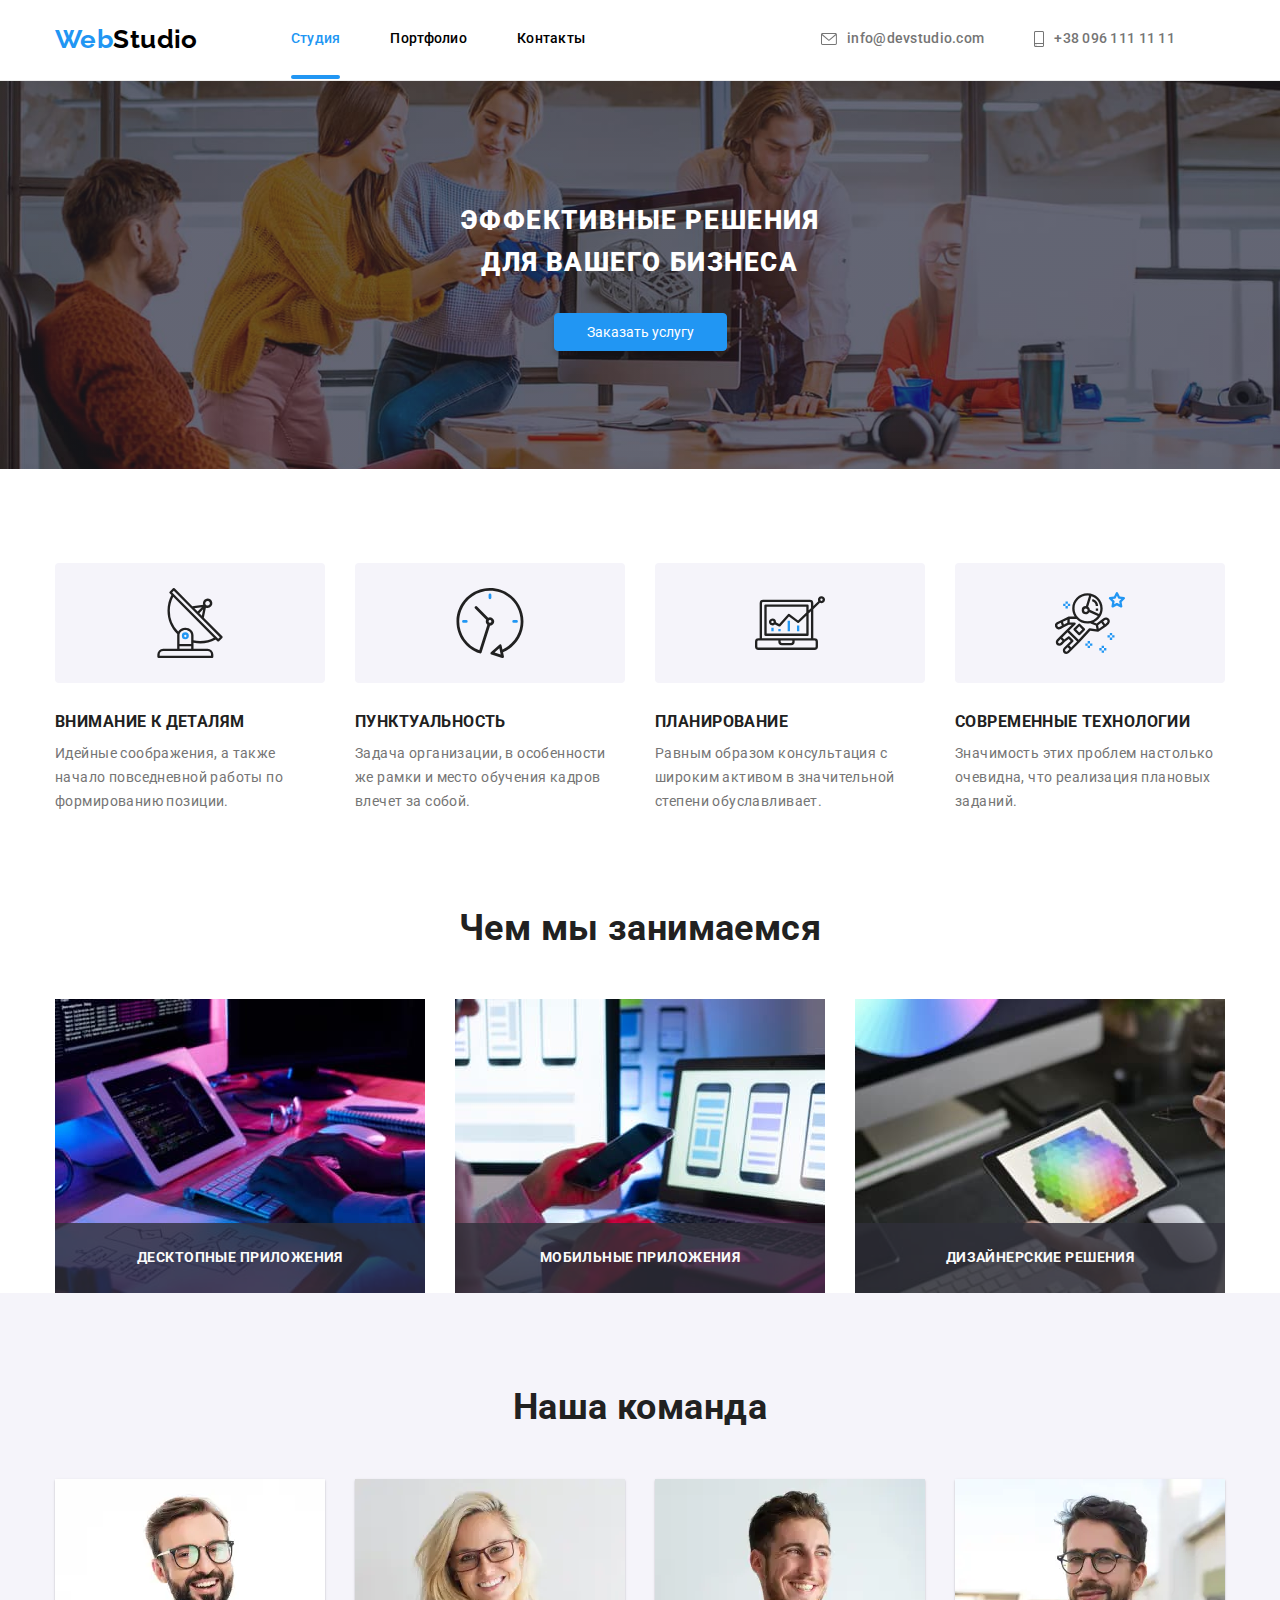
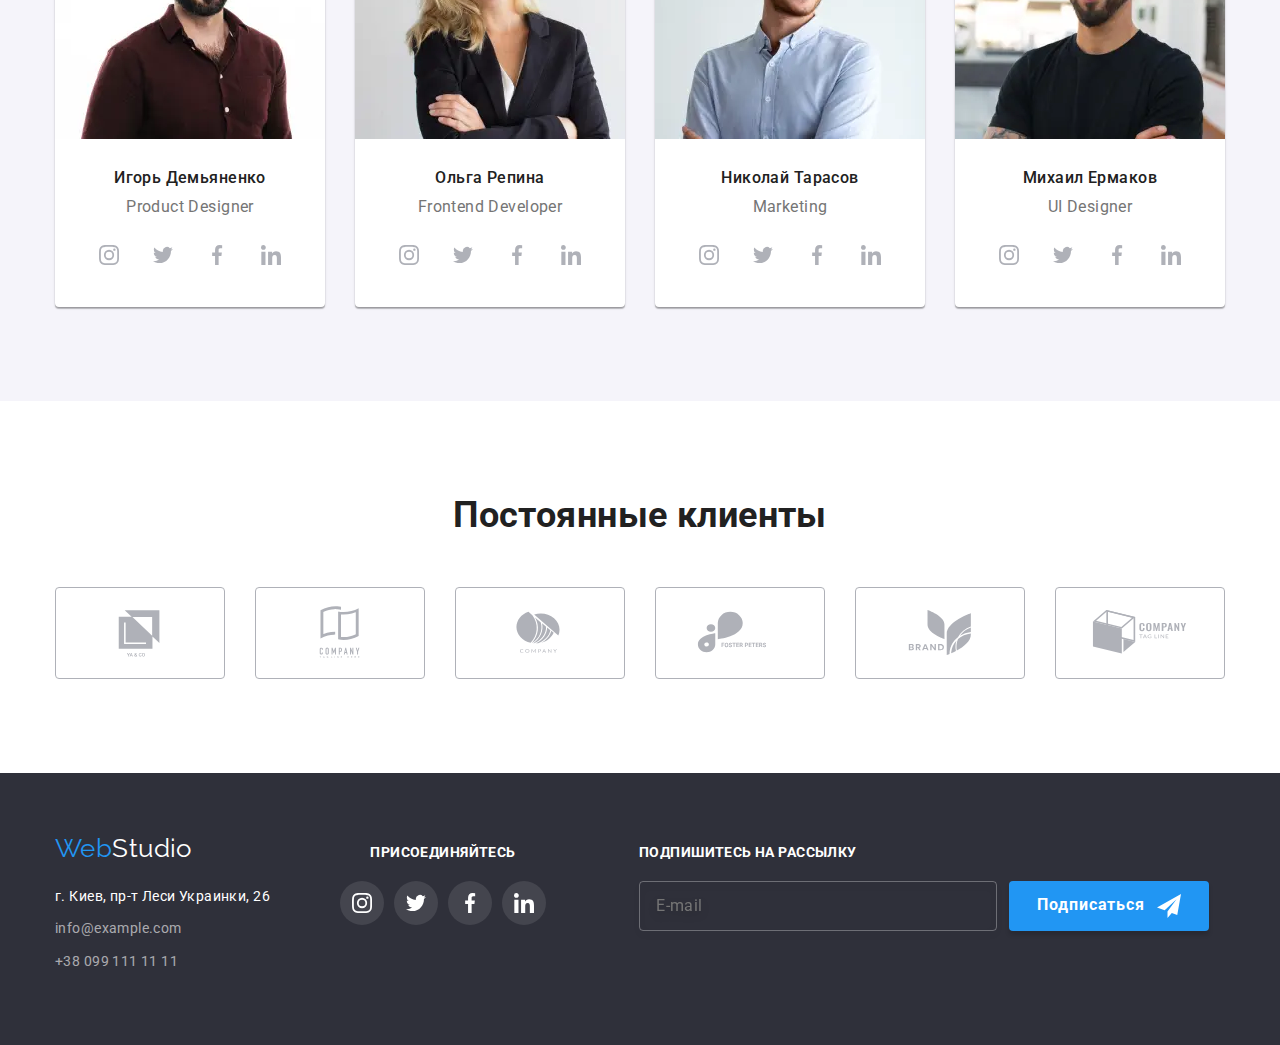
<file: index.html>
<!DOCTYPE html>
<html lang="ru">
    <head>
        <meta charset="UTF-8">
        <meta http-equiv="X-UA-Compatible" content="IE=edge">
        <meta name="viewport" content="width=device-width, initial-scale=1.0">
        <title>Studio</title>
        <link href="https://fonts.googleapis.com/css2?family=Raleway:wght@700&family=Roboto:wght@400;500;700;900&display=swap"
            rel="stylesheet">
            <link rel="stylesheet" href="https://cdnjs.cloudflare.com/ajax/libs/modern-normalize/1.1.0/modern-normalize.min.css">
            <link rel="stylesheet" href="./css/main.min.css">
                 
    </head>
    
    <body>
<!--HEADER-->
        <header class="head">
            <div class="container head__container">
                <nav class="head__nav">
                    <a class="logo logo_head link" href="./index.html"><span class="logo_left">Web</span>Studio</a>
                    <ul class="menu list">
                        <li class="menu__item">
                            <a class="menu__link link current" href="./index.html">Студия</a>
                        </li>
                        <li class="menu__item">
                            <a class="menu__link link" href="./portfolio.html">Портфолио</a>
                        </li>
                        <li class="menu__item">
                            <a class="menu__link link" href="">Контакты</a>
                        </li>
                    </ul>
                </nav>
                <button type="button" class="head__mob-menu-btn" data-menu-button>
                    <svg class="head__mob-menu-icon">
                        <use href="./images/mobile.svg#icon-menu"></use>
                    </svg>
                </button>
                <ul class="menu-contact list">
                    <li class="menu-contact__item">
                        <a class="menu-contact__link mail link" href="mailto:info@devstudio.com">
                            <svg class="menu-contact__icon_mail">
                                <use href="./images/sprite.svg#envelope"></use>
                            </svg>
                            info@devstudio.com</a>
                    </li>
                    <li class="menu-contact__item">
                        <a class="menu-contact__link tel link" href="tel:+380961111111">
                            <svg class="menu-contact__icon_tel">
                                <use href="./images/sprite.svg#smartphone"></use>
                            </svg>
                            +38 096 111 11 11</a>
                    </li>
                </ul>
            </div>
            <div class="mob-menu" data-menu>
                <div class="mob-menu__container container">
                    <button class="mob-menu__close-btn" data-menu-close>
                        <svg class="mob-menu__close-btn-icon" width="40" height="40">
                            <use href="./images/mobile.svg#icon-cross"></use>
                        </svg>
                    </button>
                    <div class="mob-menu__list-container">
                        <div class="mob-menu__nav-container">
                            <ul class="mob-menu__nav list">
                                <li class="mob-menu__item"><a href="./index.html" class="mob-menu__link link current">Студия</a>
                                </li>
                                <li class="mob-menu__item"><a href="./portfolio.html" class="mob-menu__link link">Портфолио</a>
                                </li>
                                <li class="mob-menu__item"><a href="" class="mob-menu__link link">Контакты</a></li>
                            </ul>
                        </div>
                        <div class="mob-menu__contact-container">
                            <ul class="mob-menu__contact list">
                                <li class="mob-menu__contact-item"><a href="tel:+380961111111"
                                        class="mob-menu__contact-link tel-link link">
                                        +38 096 111 11 11</a></li>
                                <li class="mob-menu__contact-item"><a href="mailto:info@devstudio.com"
                                        class="mob-menu__contact-link mail-link link">
                                        info@devstudio.com</a></li>
                            </ul>
                            <ul class="mob-menu__social list">
                                <li class="mob-menu__social-item"><a href="" class="mob-menu__social-link link">Instagram</a>
                                </li>
                                <li class="mob-menu__social-item"><a href="" class="mob-menu__social-link link">Twitter</a></li>
                                <li class="mob-menu__social-item"><a href="" class="mob-menu__social-link link">Facebook</a>
                                </li>
                                <li class="mob-menu__social-item"><a href="" class="mob-menu__social-link link">LinkedIn</a>
                                </li>
                            </ul>
                        </div>
                    </div>
        
                </div>
            </div>
        </header>

       
<!--MAIN IMAGE-->
        <main>
                            <section class="hero">
                                <div class="hero__box container">
                                    <h1 class="hero__title">Эффективные решения для вашего бизнеса</h1>
                                    <button type="button" class="hero__button" data-modal-open>Заказать услугу</button>
                                </div>
                                
                                
                            </section>

                            
<!--OUR ADVANTAGES-->
                    <section class="section">
                        <div class="container">
                            <ul class="features">
                                <li class="features__item">
                                    <div class="features__icon-box">
                                        <svg class="features__icon">
                                            <use href="./images/sprite.svg#antenna"></use>
                                        </svg>
                                    </div>
                                    <h3 class="features__title">Внимание к деталям</h3>
                                    <p class="features__text">Идейные соображения, а также начало повседневной работы по формированию позиции.</p>
                                </li>
                                <li class="features__item">
                                    <div class="features__icon-box">
                                        <svg class="features__icon">
                                            <use href="./images/sprite.svg#clock"></use>
                                        </svg>
                                    </div>
                                    <h3 class="features__title">Пунктуальность</h3>
                                    <p class="features__text">Задача организации, в особенности же рамки и место обучения кадров влечет за собой.</p>
                                </li>
                                <li class="features__item">
                                    <div class="features__icon-box">
                                        <svg class="features__icon">
                                            <use href="./images/sprite.svg#diagram"></use>
                                        </svg>
                                    </div>
                                    <h3 class="features__title">Планирование</h3>
                                    <p class="features__text">Равным образом консультация с широким активом в значительной степени обуславливает.</p>
                                </li>
                                <li class="features__item">
                                    <div class="features__icon-box">
                                        <svg class="features__icon">
                                            <use href="./images/sprite.svg#astronaut"></use>
                                        </svg>
                                    </div>
                                    <h3 class="features__title">Современные технологии</h3>
                                    <p class="features__text">Значимость этих проблем настолько очевидна, что реализация плановых заданий.</p>
                                </li>
                            </ul>
                        </div>
                    </section>
<!--WHAT ARE WE DOING-->
                    <section class="section section--no-padding-top">
                        <div class="container">
                            <h2 class="section__title">Чем мы занимаемся</h2>
                            <ul class="works">
                                <li class="works__item">
                                    <div class="works__position">
                                    <img class="works__img" src="./images/img1.jpg" alt="Человек печатает на клавиатуре и смотрит в планшет" width="370">
                                    
                                        <p class="works__text">Десктопные приложения</p>
                                    </div>
                                </li>
                                <li class="works__item">
                                    <div class="works__position">
                                    <img class="works__img" src="./images/img2.jpg" alt="Девушка держит в руке смартфон и печатает на ноутбуке" width="370">
                                    <p class="works__text">Мобильные приложения</p>
                                    </div>
                                    
                                </li>
                                <li class="works__item">
                                    <div class="works__position">
                                        <img class="works__img" src="./images/img3.jpg" alt="Девушка рисует на планшете" width="370">
                                        <p class="works__text">Дизайнерские решения</p>
                                    </div>
                                </li>
                            </ul>
                        </div>
                    </section>
<!--DESCRIPTION OF OUR TEAM-->
                    <section class="section section--background">
                        <div class="container">
                            <h2 class="section__title">Наша команда</h2>
                            <ul class="team">
                                <li class="team__item">
                                    <picture class="picture">
                                        <source srcset='./images/ourcomand/demyanenko-desk.webp 1x, ./images/ourcomand/demyanenko-desk@2x.webp 2x'
                                            media="(min-width: 1200px)" type="image/webp">
                                        <source srcset='./images/ourcomand/demyanenko-desk.jpg 1x, ./images/ourcomand/demyanenko-desk@2x.jpg 2x'
                                            media="(min-width: 1200px)">
                                        <source srcset='./images/ourcomand/demyanenko-tabl.webp 1x, ./images/ourcomand/demyanenko-tabl@2x.webp 2x'
                                            media="(min-width: 768px)" type="image/webp">
                                        <source srcset='./images/ourcomand/demyanenko-tabl.jpg 1x, ./images/ourcomand/demyanenko-tabl@2x.jpg 2x'
                                            media="(min-width: 768px)">
                                        <source srcset='./images/ourcomand/demyanenko-mob.webp 1x, ./images/ourcomand/demyanenko-mob@2x.webp 2x'
                                            media="(max-width: 767px)" type="image/webp">
                                        <source srcset='./images/ourcomand/demyanenko-mob.jpg 1x, ./images/ourcomand/demyanenko-mob@2x.jpg 2x'
                                            media="(max-width: 767px)">
                                        <img class="team__img" src="./images/ourcomand/demyanenko-mob.jpg" alt="Игорь Демьяненко">
                                    </picture>
                                    <div class="team__box">
                                        <h3 class="team__title">Игорь Демьяненко</h3>
                                        <p class="team__text">Product Designer</p>
                                        <ul class="social">
                                            <li class="social__item">
                                            <a href="#" class="social__link">
                                            <svg class="social__icon" width="20" height="20">
                                                <use href="./images/sprite.svg#icon-instagram"></use>
                                            </svg>
                                            </a>
                                            </li>
                                            <li class="social__item">
                                                <a href="#" class="social__link">
                                                    <svg class="social__icon" width="20" height="20">
                                                        <use href="./images/sprite.svg#icon-twitter"></use>
                                                    </svg>
                                                </a>
                                            </li>
                                            <li class="social__item">
                                                <a href="#" class="social__link">
                                                    <svg class="social__icon" width="20" height="20">
                                                        <use href="./images/sprite.svg#icon-facebook"></use>
                                                    </svg>
                                                </a>
                                            </li>
                                            <li class="social__item">
                                                <a href="#" class="social__link">
                                                    <svg class="social__icon" width="20" height="20">
                                                        <use href="./images/sprite.svg#icon-linkedin"></use>
                                                    </svg>
                                                </a>
                                            </li>
                                        </ul>
                                            
                                        
                                    </div>
                                </li>
                                <li class="team__item">
                                    <picture class="picture">
                                        <source srcset='./images/ourcomand/repina-desk.webp 1x, ./images/ourcomand/repina-desk@2x.webp 2x'
                                            media="(min-width: 1200px)" type="image/webp">
                                        <source srcset='./images/ourcomand/repina-desk.jpg 1x, ./images/ourcomand/repina-desk@2x.jpg 2x'
                                            media="(min-width: 1200px)">
                                    
                                        <source srcset='./images/ourcomand/repina-tabl.webp 1x, ./images/ourcomand/repina-tabl@2x.webp 2x'
                                            media="(min-width: 768px)" type="image/webp">
                                        <source srcset='./images/ourcomand/repina-tabl.jpg 1x, ./images/ourcomand/repina-tabl@2x.jpg 2x'
                                            media="(min-width: 768px)">
                                    
                                        <source srcset='./images/ourcomand/repina-mob.webp 1x, ./images/ourcomand/repina-mob@2x.webp 2x'
                                            media="(max-width: 767px)" type="image/webp">
                                        <source srcset='./images/ourcomand/repina-mob.jpg 1x, ./images/ourcomand/repina-mob@2x.jpg 2x'
                                            media="(max-width: 767px)">
                                        <img class="team__img" src="./images/ourcomand/repina-mob.jpg" alt="Ольга Репина">
                                    </picture>
                                    <div class="team__box">
                                        <h3 class="team__title">Ольга Репина</h3>
                                        <p class="team__text">Frontend Developer</p>
                                        <ul class="social">
                                            <li class="social__item">
                                                <a href="#" class="social__link">
                                                    <svg class="social__icon" width="20" height="20">
                                                        <use href="./images/sprite.svg#icon-instagram"></use>
                                                    </svg>
                                                </a>
                                            </li>
                                            <li class="social__item">
                                                <a href="#" class="social__link">
                                                    <svg class="social__icon" width="20" height="20">
                                                        <use href="./images/sprite.svg#icon-twitter"></use>
                                                    </svg>
                                                </a>
                                            </li>
                                            <li class="social__item">
                                                <a href="#" class="social__link">
                                                    <svg class="social__icon" width="20" height="20">
                                                        <use href="./images/sprite.svg#icon-facebook"></use>
                                                    </svg>
                                                </a>
                                            </li>
                                            <li class="social__item">
                                                <a href="#" class="social__link">
                                                    <svg class="social__icon" width="20" height="20">
                                                        <use href="./images/sprite.svg#icon-linkedin"></use>
                                                    </svg>
                                                </a>
                                            </li>
                                        </ul>
                                    </div>
                                </li>
                                <li class="team__item">
                                    <picture class="picture">
                                        <source srcset='./images/ourcomand/tarasov-desk.webp 1x, ./images/ourcomand/tarasov-desk@2x.webp 2x'
                                            media="(min-width: 1200px)" type="image/webp">
                                        <source srcset='./images/ourcomand/tarasov-desk.jpg 1x, ./images/ourcomand/tarasov-desk@2x.jpg 2x'
                                            media="(min-width: 1200px)">
                                    
                                        <source srcset='./images/ourcomand/tarasov-tabl.webp 1x, ./images/ourcomand/tarasov-tabl@2x.webp 2x'
                                            media="(min-width: 768px)" type="image/webp">
                                        <source srcset='./images/ourcomand/tarasov-tabl.jpg 1x, ./images/ourcomand/tarasov-tabl@2x.jpg 2x'
                                            media="(min-width: 768px)">
                                    
                                        <source srcset='./images/ourcomand/tarasov-mob.webp 1x, ./images/ourcomand/tarasov-mob@2x.webp 2x'
                                            media="(max-width: 767px)" type="image/webp">
                                        <source srcset='./images/ourcomand/tarasov-mob.jpg 1x, ./images/ourcomand/tarasov-mob@2x.jpg 2x'
                                            media="(max-width: 767px)">
                                        <img class="team__img" src="./images/ourcomand/tarasov-mob.jpg" alt="Николай Тарасов">
                                    </picture>
                                    <div class="team__box">
                                        <h3 class="team__title">Николай Тарасов</h3>
                                        <p class="team__text">Marketing</p>
                                        <ul class="social">
                                            <li class="social__item">
                                                <a href="#" class="social__link">
                                                    <svg class="social__icon" width="20" height="20">
                                                        <use href="./images/sprite.svg#icon-instagram"></use>
                                                    </svg>
                                                </a>
                                            </li>
                                            <li class="social__item">
                                                <a href="#" class="social__link">
                                                    <svg class="social__icon" width="20" height="20">
                                                        <use href="./images/sprite.svg#icon-twitter"></use>
                                                    </svg>
                                                </a>
                                            </li>
                                            <li class="social__item">
                                                <a href="#" class="social__link">
                                                    <svg class="social__icon" width="20" height="20">
                                                        <use href="./images/sprite.svg#icon-facebook"></use>
                                                    </svg>
                                                </a>
                                            </li>
                                            <li class="social__item">
                                                <a href="#" class="social__link">
                                                    <svg class="social__icon" width="20" height="20">
                                                        <use href="./images/sprite.svg#icon-linkedin"></use>
                                                    </svg>
                                                </a>
                                            </li>
                                        </ul>
                                    </div>
                                </li>
                                <li class="team__item">
                                <picture class="picture">
                                    <source srcset='./images/ourcomand/ermakov-desk.webp 1x, ./images/ourcomand/ermakov-desk@2x.webp 2x'
                                        media="(min-width: 1200px)" type="image/webp">
                                    <source srcset='./images/ourcomand/ermakov-desk.jpg 1x, ./images/ourcomand/ermakov-desk@2x.jpg 2x'
                                        media="(min-width: 1200px)">
                                
                                    <source srcset='./images/ourcomand/ermakov-tabl.webp 1x, ./images/ourcomand/ermakov-tabl@2x.webp 2x'
                                        media="(min-width: 768px)" type="image/webp">
                                    <source srcset='./images/ourcomand/ermakov-tabl.jpg 1x, ./images/ourcomand/ermakov-tabl@2x.jpg 2x'
                                        media="(min-width: 768px)">
                                
                                    <source srcset='./images/ourcomand/ermakov-mob.webp 1x, ./images/ourcomand/ermakov-mob@2x.webp 2x'
                                        media="(max-width: 767px)" type="image/webp">
                                    <source srcset='./images/ourcomand/ermakov-mob.jpg 1x, ./images/ourcomand/ermakov-mob@2x.jpg 2x'
                                        media="(max-width: 767px)">
                                    <img class="team__img" src="./images/ourcomand/ermakov-mob.jpg" alt="Николай Тарасов">
                                </picture>
                                    <div class="team__box">
                                        <h3 class="team__title">Михаил Ермаков</h3>
                                        <p class="team__text">UI Designer</p>
                                        <ul class="social">
                                            <li class="social__item">
                                                <a href="#" class="social__link">
                                                    <svg class="social__icon" width="20" height="20">
                                                        <use href="./images/sprite.svg#icon-instagram"></use>
                                                    </svg>
                                                </a>
                                            </li>
                                            <li class="social__item">
                                                <a href="#" class="social__link">
                                                    <svg class="social__icon" width="20" height="20">
                                                        <use href="./images/sprite.svg#icon-twitter"></use>
                                                    </svg>
                                                </a>
                                            </li>
                                            <li class="social__item">
                                                <a href="#" class="social__link">
                                                    <svg class="social__icon" width="20" height="20">
                                                        <use href="./images/sprite.svg#icon-facebook"></use>
                                                    </svg>
                                                </a>
                                            </li>
                                            <li class="social__item">
                                                <a href="#" class="social__link">
                                                    <svg class="social__icon" width="20" height="20">
                                                        <use href="./images/sprite.svg#icon-linkedin"></use>
                                                    </svg>
                                                </a>
                                            </li>
                                        </ul>
                                        
                                    </div>
                                </li>
                            </ul>
                        </div>
                    </section>
<!-- REGULAR CUSTOMERS -->
                    <section class="section">
                        <div class="container">
                            <h2 class="section__title">Постоянные клиенты</h2>
                            <ul class="customers">
                                <li class='customers__item'>
                                    <a class="customers__link" href="#" >
                                        <svg class="customers__icon" width="106px" height="60px">
                                            <use href="./images/sprite.svg#icon-Logo1"></use>
                                        </svg>
                                    </a>
                                </li>
                                <li class='customers__item'>
                                    <a class="customers__link" href="#">
                                        <svg class="customers__icon" width="106px" height="60px">
                                            <use href="./images/sprite.svg#icon-Logo2"></use>
                                        </svg>
                                    </a>
                                </li>
                                <li class='customers__item'>
                                    <a class="customers__link" href="#">
                                        <svg class="customers__icon" width="106px" height="60px">
                                            <use href="./images/sprite.svg#icon-Logo3"></use>
                                        </svg>
                                    </a>
                                </li>
                                <li class='customers__item'>
                                    <a class="customers__link" href="#">
                                        <svg class="customers__icon" width="106px" height="60px">
                                            <use href="./images/sprite.svg#icon-Logo4"></use>
                                        </svg>
                                    </a>
                                </li>
                                <li class='customers__item'>
                                    <a class="customers__link" href="#">
                                        <svg class="customers__icon" width="106px" height="60px">
                                            <use href="./images/sprite.svg#icon-Logo5"></use>
                                        </svg>
                                    </a>
                                </li>
                                <li class='customers__item'>
                                    <a class="customers__link" href="#">
                                        <svg class="customers__icon" width="106px" height="60px">
                                            <use href="./images/sprite.svg#icon-Logo6"></use>
                                        </svg>
                                    </a>
                                </li>

                            </ul>
                        </div>
                    </section>

        </main>
<!--FOOTER-->
        <footer class="footer">
            <div class="container footer__container">
                <div class="footer__address">
                    <div class="footer__box">
                        <a href="#" class="footer__logo">Web<span class="footer__logo_studio">Studio</span></a>
                    </div>
                    <address>
                        <ul class="footer__menu">
                            <li class="footer__title">
                                <p class="footer__text">г. Киев, пр-т Леси Украинки, 26</p>
                            </li>
                            <li class="footer__title ">
                                <a href="mailto:info@example.com" class="footer__link">info@example.com</a>
                            </li>
                            <li class="footer__title ">
                                <a href="tel:+380991111111" class="footer__link">+38 099 111 11 11</a>
                            </li>
                        </ul>
                    </address>
                </div>
<!--FOOTER CONNECTION-->
                 <div class="connection">
                        <h3 class="connection__text">присоединяйтесь</h3>
                        <ul class="connection__item">
                            <li class="connection__icon"> 
                                <a href="#" class="connection__logotype">
                                    <svg width="20px" height="20px">
                                        <use href="./images/sprite.svg#icon-instagram"></use>
                                    </svg>
                                </a>
                            </li>
                            <li class="connection__icon">
                                <a href="#" class="connection__logotype">
                                    <svg width="20px" height="20px">
                                        <use href="./images/sprite.svg#icon-twitter"></use>
                                    </svg>
                                </a>
                            </li>
                            <li class="connection__icon">
                                <a href="#" class="connection__logotype">
                                    <svg width="20px" height="20px">
                                        <use href="./images/sprite.svg#icon-facebook"></use>
                                    </svg>
                                </a>
                            </li>
                            <li class="connection__icon">
                                <a href="#" class="connection__logotype">
                                    <svg width="20px" height="20px">
                                        <use href="./images/sprite.svg#icon-linkedin"></use>
                                    </svg>
                                </a>
                            </li>
                        </ul>
                 </div>
<!--FOOTER SUBSCRIBE-->
            <form class="footer-form">
                <h3 class="footer-form__text">Подпишитесь на рассылку</h3>
                <div class="footer-form__fild">
                    <label>
                    <input class="footer-form__input" type="email" name="email"  placeholder="E-mail" />
                    </label>
                    <button class="footer-form__button" type="submit">
                        <span class="footer-form__subscribe">Подписаться</span>
                            <svg class="footer-form__logotype" width="24px" height="24px">
                                <use href="./images/icons.svg#icon-send"></use>
                            </svg>
                    </button>  
                </div>
            </form>
            </div>
        </footer>
<!--MODAL WINDOW-->
        <div class="backdrop is-hidden" data-modal>
            <div class="modal">
                
                <button class="modal-button__close" data-modal-close>
                    <svg class="modal__icon" width="11px" height="11px">
                        <use href="./images/icons.svg#icon-close"></use>
                    </svg>
                </button>

                <form class="form">
                    <p class="form__title">Оставьте свои данные, мы вам перезвоним</p>
                    <div class="form__field">
                        <label class="post" for="name">Имя</label>
                        <input class="form__input" type="text" name="name" id="name" />
                        <svg class="form__icon" width="18px" height="18px">
                            <use href="./images/icons.svg#icon-person"></use>
                        </svg>
                                
                    </div>
                    <div class="form__field">
                        <label class="post" for="tel">Телефон</label>
                        <input class="form__input" type="tel" name="tel" id="tel" />
                        <svg class="form__icon" width="18px" height="18px">
                            <use href="./images/icons.svg#icon-phone"></use>
                        </svg>  
                    </div>

                    <div class="form__field">
                        <label class="post" for="email" >Почта</label>
                        <input class="form__input" type="email" name="email" id="email" />
                        <svg class="form__icon" width="18px" height="18px">
                            <use href="./images/icons.svg#icon-email"></use>
                        </svg>   
                    </div>

                    <div class="form__field">
                        <label class="post" for="comment" >Комментарий</label>
                            <textarea  name="comment" id="comment"  placeholder="Введите текст"></textarea>
                    </div>

                    <div class="checkbox">
                                <label class="checkbox__label post" for="conditions">
                                    <input class="checkbox__input" type="checkbox" name="conditions" value="conditions" id="conditions" />
                                    <span class="checkbox__icon"></span>
                                        Соглашаюсь с рассылкой и принимаю
                                     <a class="checkbox__link" href="#">Условия договора</a>
                                </label>
                    </div>

                    <button type="submit" class="send">Отправить</button>

                </form>
            </div>
        </div>
        
        <script src="./js/modal.js"></script>
        <script src="./js/menu.js"></script>
       
    </body>
</html>
</file>
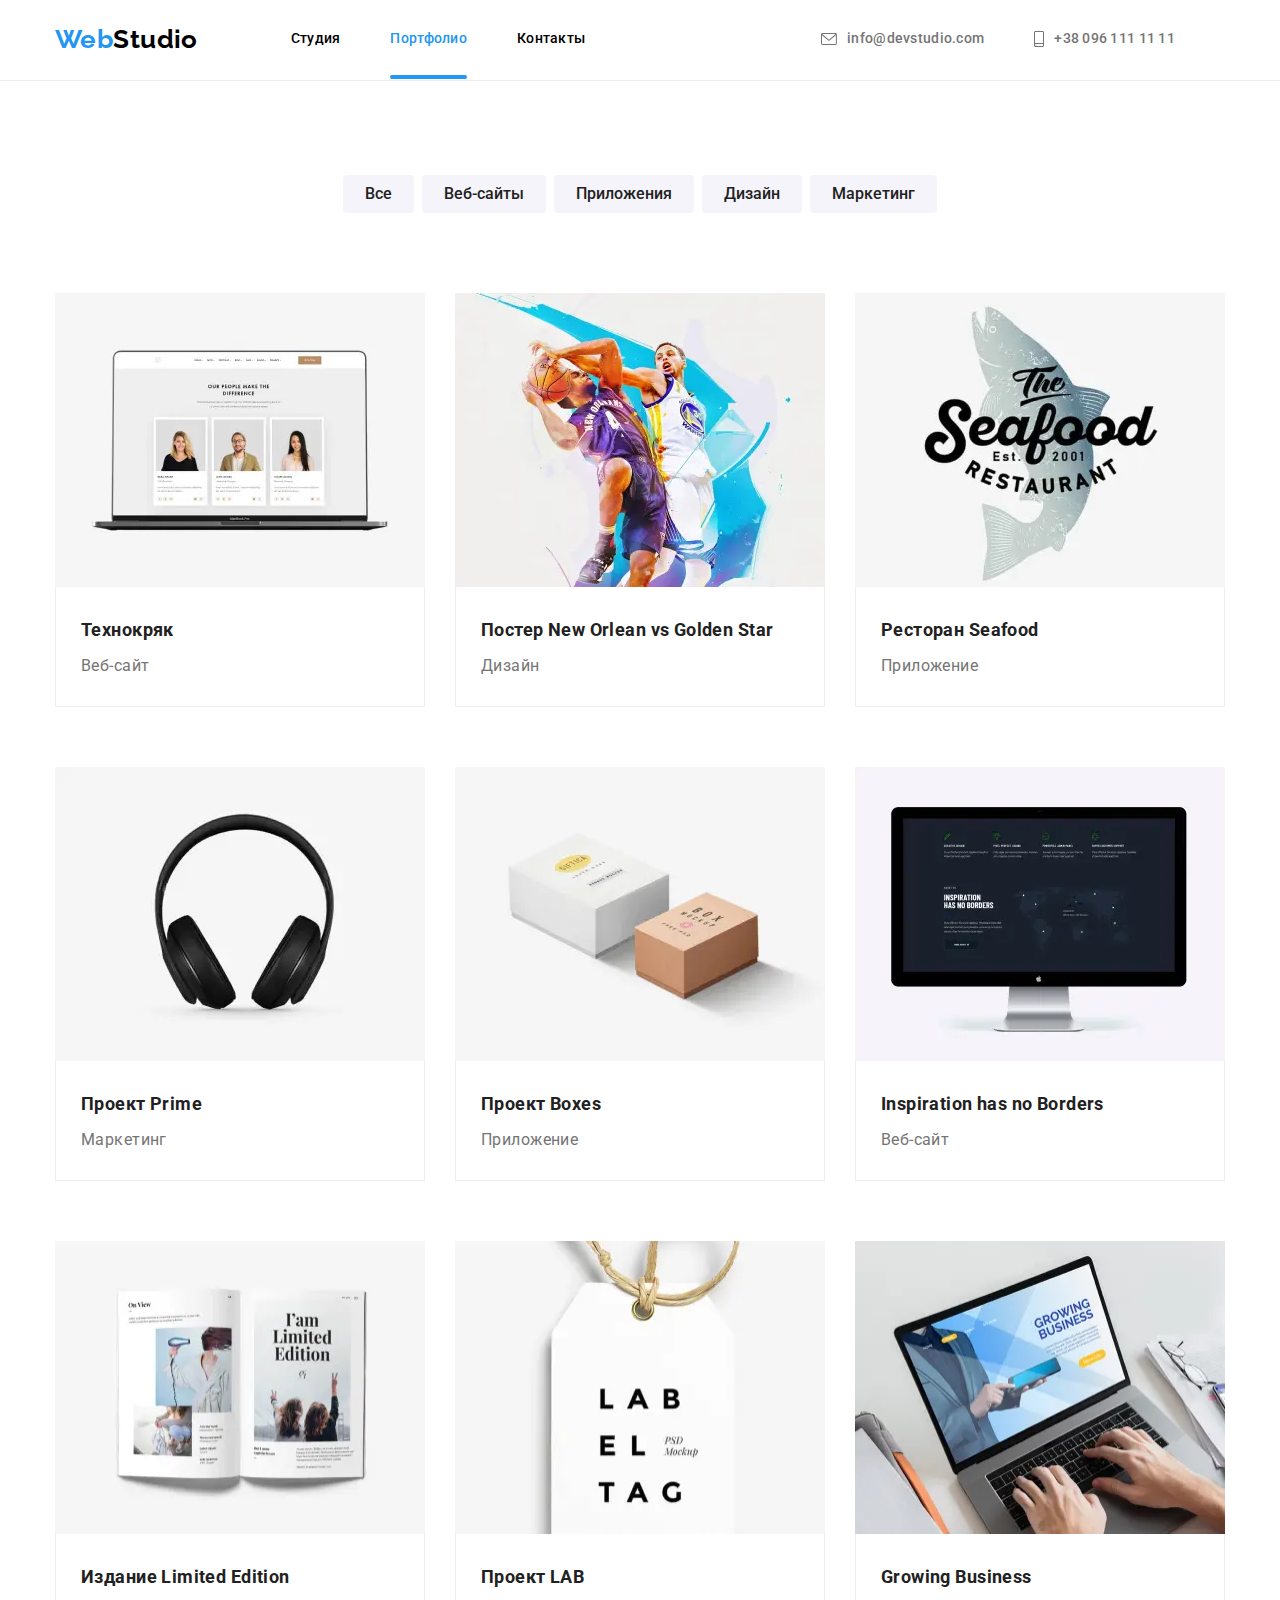
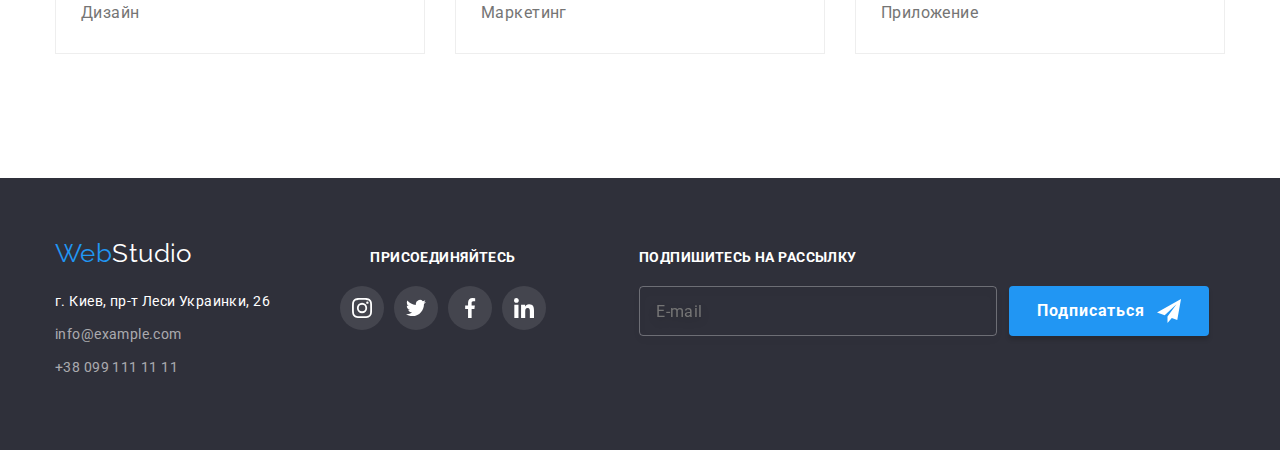
<file: portfolio.html>
<!DOCTYPE html>
<html lang="en">
    <head>
    <meta charset="UTF-8">
    <meta http-equiv="X-UA-Compatible" content="IE=edge">
    <meta name="viewport" content="width=device-width, initial-scale=1.0">
    <title>Porfolio</title>
    <link href="https://fonts.googleapis.com/css2?family=Raleway:wght@700&family=Roboto:wght@400;500;700;900&display=swap"
        rel="stylesheet">
        <link rel="stylesheet" href="https://cdnjs.cloudflare.com/ajax/libs/modern-normalize/1.1.0/modern-normalize.min.css">
    <link rel="stylesheet" href="./css/main.min.css">
    </head>

    <body>
        <!--HEADER-->
        <header class="head">
            <div class="container head__container">
                <nav class="head__nav">
                    <a class="logo logo_head link" href="./index.html"><span class="logo_left">Web</span>Studio</a>
                    <ul class="menu list">
                        <li class="menu__item">
                            <a class="menu__link link " href="./index.html">Студия</a>
                        </li>
                        <li class="menu__item">
                            <a class="menu__link link current" href="./portfolio.html">Портфолио</a>
                        </li>
                        <li class="menu__item">
                            <a class="menu__link link" href="">Контакты</a>
                        </li>
                    </ul>
                </nav>
                <button type="button" class="head__mob-menu-btn" data-menu-button>
                    <svg class="head__mob-menu-icon">
                        <use href="./images/mobile.svg#icon-menu"></use>
                    </svg>
                </button>
                <ul class="menu-contact list">
                    <li class="menu-contact__item">
                        <a class="menu-contact__link mail link" href="mailto:info@devstudio.com">
                            <svg class="menu-contact__icon_mail">
                                <use href="./images/sprite.svg#envelope"></use>
                            </svg>
                            info@devstudio.com</a>
                    </li>
                    <li class="menu-contact__item">
                        <a class="menu-contact__link tel link" href="tel:+380961111111">
                            <svg class="menu-contact__icon_tel">
                                <use href="./images/sprite.svg#smartphone"></use>
                            </svg>
                            +38 096 111 11 11</a>
                    </li>
                </ul>
            </div>
            <div class="mob-menu" data-menu>
                <div class="mob-menu__container container">
                    <button class="mob-menu__close-btn" data-menu-close>
                        <svg class="mob-menu__close-btn-icon" width="40" height="40">
                            <use href="./images/mobile.svg#icon-cross"></use>
                        </svg>
                    </button>
                    <div class="mob-menu__list-container">
                        <div class="mob-menu__nav-container">
                            <ul class="mob-menu__nav list">
                                <li class="mob-menu__item"><a href="./index.html" class="mob-menu__link link ">Студия</a>
                                </li>
                                <li class="mob-menu__item"><a href="./portfolio.html" class="mob-menu__link link current">Портфолио</a>
                                </li>
                                <li class="mob-menu__item"><a href="" class="mob-menu__link link">Контакты</a></li>
                            </ul>
                        </div>
                        <div class="mob-menu__contact-container">
                            <ul class="mob-menu__contact list">
                                <li class="mob-menu__contact-item"><a href="tel:+380961111111"
                                        class="mob-menu__contact-link tel-link link">
                                        +38 096 111 11 11</a></li>
                                <li class="mob-menu__contact-item"><a href="mailto:info@devstudio.com"
                                        class="mob-menu__contact-link mail-link link">
                                        info@devstudio.com</a></li>
                            </ul>
                            <ul class="mob-menu__social list">
                                <li class="mob-menu__social-item"><a href="" class="mob-menu__social-link link">Instagram</a>
                                </li>
                                <li class="mob-menu__social-item"><a href="" class="mob-menu__social-link link">Twitter</a></li>
                                <li class="mob-menu__social-item"><a href="" class="mob-menu__social-link link">Facebook</a>
                                </li>
                                <li class="mob-menu__social-item"><a href="" class="mob-menu__social-link link">LinkedIn</a>
                                </li>
                            </ul>
                        </div>
                    </div>
        
                </div>
            </div>
        </header>
<main>
    <section class="section">
        <!--FUNCTIONAL BUTTONS-->
        <div class="container">
            <h1 class="visually-hidden">скрытый заголовок</h1>
                <ul class="filters ">
                    <li class="filters__item"><button type="button" class="filters__button">Все</button></li>
                    <li class="filters__item"><button type="button" class="filters__button">Веб-сайты</button></li>
                    <li class="filters__item"><button type="button" class="filters__button">Приложения</button></li>
                    <li class="filters__item"><button type="button" class="filters__button">Дизайн</button></li>
                    <li class="filters__item"><button type="button" class="filters__button">Маркетинг</button></li>
                </ul>
        
        
        <!--LOGOTYPES-->
        
          
                <ul class="pictures">
                    <li class="pictures__item">
                        <a href="#" class="pictures__link">
                            <div class="pictures__box">
                                <picture class="picture">
                                    <source srcset='./images/portfolio/techcrack-desk.webp 1x, ./images/portfolio/techcrack-desk@2x.webp 2x'
                                        media="(min-width: 1200px)" type="image/webp">
                                    <source srcset='./images/portfolio/techcrack-desk.jpg 1x, ./images/portfolio/techcrack-desk@2x.jpg 2x'
                                        media="(min-width: 1200px)">
                                
                                    <source srcset='./images/portfolio/techcrack-tabl.webp 1x, ./images/portfolio/techcrack-tabl@2x.webp 2x'
                                        media="(min-width: 768px)" type="image/webp">
                                    <source srcset='./images/portfolio/techcrack-tabl.jpg 1x, ./images/portfolio/techcrack-tabl@2x.jpg 2x'
                                        media="(min-width: 768px)">
                                
                                    <source srcset='./images/portfolio/techcrack-mob.webp 1x, ./images/portfolio/techcrack-mob@2x.webp 2x'
                                        media="(max-width: 767px)" type="image/webp">
                                    <source srcset='./images/portfolio/techcrack-mob.jpg 1x, ./images/portfolio/techcrack-mob@2x.jpg 2x'
                                        media="(max-width: 767px)">
                                    <img class="pictures__img" src="./images/portfolio/techcrack-mob.jpg" alt="Технокряк">
                                </picture>
                                <div class="pictures__overlay">
                                    Технокряк это современная площадка распространения коронавируса. Компании используют эту платформу
                                    для цифрового
                                    шпионажа и атак на защищённые сервера конкурентов.
                                </div>
                            </div>
                            <div class="pictures__wrapper">
                                <h2 class="pictures__title">Технокряк</h2>
                                <p class="pictures__text">Веб-сайт</p>
                            </div>
                        </a>
                    </li>
                    <li class="pictures__item">
                        <a href="#" class="pictures__link">
                            <div class="pictures__box">
                                <picture class="picture">
                                    <source srcset='./images/portfolio/orlean-desk.webp 1x, ./images/portfolio/orlean-desk@2x.webp 2x'
                                        media="(min-width: 1200px)" type="image/webp">
                                    <source srcset='./images/portfolio/orlean-desk.jpg 1x, ./images/portfolio/orlean-desk@2x.jpg 2x'
                                        media="(min-width: 1200px)">
                                
                                    <source srcset='./images/portfolio/orlean-tabl.webp 1x, ./images/portfolio/orlean-tabl@2x.webp 2x'
                                        media="(min-width: 768px)" type="image/webp">
                                    <source srcset='./images/portfolio/orlean-tabl.jpg 1x, ./images/portfolio/orlean-tabl@2x.jpg 2x'
                                        media="(min-width: 768px)">
                                
                                    <source srcset='./images/portfolio/orlean-mob.webp 1x, ./images/portfolio/orlean-mob@2x.webp 2x'
                                        media="(max-width: 767px)" type="image/webp">
                                    <source srcset='./images/portfolio/orlean-mob.jpg 1x, ./images/portfolio/orlean-mob@2x.jpg 2x'
                                        media="(max-width: 767px)">
                                    <img class="pictures__img" src="./images/portfolio/orlean-mob.jpg" alt="Постер New Orlean vs Golden Star">
                                </picture>
                                <div class="pictures__overlay">
                                    Технокряк это современная площадка распространения коронавируса. Компании используют эту платформу
                                    для цифрового
                                    шпионажа и атак на защищённые сервера конкурентов.
                                </div>
                            </div>
                
                            <div class="pictures__wrapper">
                                <h2 class="pictures__title">Постер New Orlean vs Golden Star</h2>
                                <p class="pictures__text">Дизайн</p>
                            </div>
                        </a>
                    </li>
                    <li class="pictures__item">
                        <a href="#" class="pictures__link">
                            <div class="pictures__box">
                                <picture class="picture">
                                    <source srcset='./images/portfolio/seafood-desk.webp 1x, ./images/portfolio/seafood-desk@2x.webp 2x'
                                        media="(min-width: 1200px)" type="image/webp">
                                    <source srcset='./images/portfolio/seafood-desk.jpg 1x, ./images/portfolio/seafood-desk@2x.jpg 2x'
                                        media="(min-width: 1200px)">
                                
                                    <source srcset='./images/portfolio/seafood-tabl.webp 1x, ./images/portfolio/seafood-tabl@2x.webp 2x'
                                        media="(min-width: 768px)" type="image/webp">
                                    <source srcset='./images/portfolio/seafood-tabl.jpg 1x, ./images/portfolio/seafood-tabl@2x.jpg 2x'
                                        media="(min-width: 768px)">
                                
                                    <source srcset='./images/portfolio/seafood-mob.webp 1x, ./images/portfolio/seafood-mob@2x.webp 2x'
                                        media="(max-width: 767px)" type="image/webp">
                                    <source srcset='./images/portfolio/seafood-mob.jpg 1x, ./images/portfolio/seafood-mob@2x.jpg 2x'
                                        media="(max-width: 767px)">
                                    <img class="pictures__img" src="./images/portfolio/seafood-mob.jpg" alt="Ресторан Seafood">
                                </picture>
                                <div class="pictures__overlay">
                                    Технокряк это современная площадка распространения коронавируса. Компании используют эту платформу
                                    для цифрового
                                    шпионажа и атак на защищённые сервера конкурентов.
                                </div>
                            </div>
                
                            <div class="pictures__wrapper">
                                <h2 class="pictures__title">Ресторан Seafood</h2>
                                <p class="pictures__text">Приложение</p>
                            </div>
                        </a>
                    </li>
                    <li class="pictures__item">
                        <a href="#" class="pictures__link">
                            <div class="pictures__box">
                                <div class="example-list-img-wrapper">
                                    <picture class="picture">
                                        <source srcset='./images/portfolio/prime-desk.webp 1x, ./images/portfolio/prime-desk@2x.webp 2x'
                                            media="(min-width: 1200px)" type="image/webp">
                                        <source srcset='./images/portfolio/prime-desk.jpg 1x, ./images/portfolio/prime-desk@2x.jpg 2x'
                                            media="(min-width: 1200px)">
                                
                                        <source srcset='./images/portfolio/prime-tabl.webp 1x, ./images/portfolio/prime-tabl@2x.webp 2x'
                                            media="(min-width: 768px)" type="image/webp">
                                        <source srcset='./images/portfolio/prime-tabl.jpg 1x, ./images/portfolio/prime-tabl@2x.jpg 2x'
                                            media="(min-width: 768px)">
                                
                                        <source srcset='./images/portfolio/prime-mob.webp 1x, ./images/portfolio/prime-mob@2x.webp 2x'
                                            media="(max-width: 767px)" type="image/webp">
                                        <source srcset='./images/portfolio/prime-mob.jpg 1x, ./images/portfolio/prime-mob@2x.jpg 2x'
                                            media="(max-width: 767px)">
                                        <img class="pictures__img" src="./images/portfolio/prime-mob.jpg" alt="Проект Prime">
                                    </picture>
                                <div class="pictures__overlay">
                                    Технокряк это современная площадка распространения коронавируса. Компании используют эту платформу
                                    для цифрового
                                    шпионажа и атак на защищённые сервера конкурентов.
                                </div>
                            </div>
                            <div class="pictures__wrapper">
                                <h2 class="pictures__title">Проект Prime</h2>
                                <p class="pictures__text">Маркетинг</p>
                            </div>
                        </a>
                    </li>
                    <li class="pictures__item">
                        <a href="#" class="pictures__link">
                            <div class="pictures__box">
                                <picture class="picture">
                                    <source srcset='./images/portfolio/boxes-desk.webp 1x, ./images/portfolio/boxes-desk@2x.webp 2x'
                                        media="(min-width: 1200px)" type="image/webp">
                                    <source srcset='./images/portfolio/boxes-desk.jpg 1x, ./images/portfolio/boxes-desk@2x.jpg 2x'
                                        media="(min-width: 1200px)">
                                
                                    <source srcset='./images/portfolio/boxes-tabl.webp 1x, ./images/portfolio/boxes-tabl@2x.webp 2x'
                                        media="(min-width: 768px)" type="image/webp">
                                    <source srcset='./images/portfolio/boxes-tabl.jpg 1x, ./images/portfolio/boxes-tabl@2x.jpg 2x'
                                        media="(min-width: 768px)">
                                
                                    <source srcset='./images/portfolio/boxes-mob.webp 1x, ./images/portfolio/boxes-mob@2x.webp 2x'
                                        media="(max-width: 767px)" type="image/webp">
                                    <source srcset='./images/portfolio/boxes-mob.jpg 1x, ./images/portfolio/boxes-mob@2x.jpg 2x'
                                        media="(max-width: 767px)">
                                    <img class="pictures__img" src="./images/portfolio/boxes-mob.jpg" alt="Проект Boxes">
                                </picture>
                                <div class="pictures__overlay">
                                    Технокряк это современная площадка распространения коронавируса. Компании используют эту платформу
                                    для цифрового
                                    шпионажа и атак на защищённые сервера конкурентов.
                                </div>
                            </div>
                
                            <div class="pictures__wrapper">
                                <h2 class="pictures__title">Проект Boxes</h2>
                                <p class="pictures__text">Приложение</p>
                            </div>
                        </a>
                    </li>
                    <li class="pictures__item">
                        <a href="#" class="pictures__link">
                            <div class="pictures__box">
                                <picture class="picture">
                                    <source srcset='./images/portfolio/inspiration-desk.webp 1x, ./images/portfolio/inspiration-desk@2x.webp 2x'
                                        media="(min-width: 1200px)" type="image/webp">
                                    <source srcset='./images/portfolio/inspiration-desk.jpg 1x, ./images/portfolio/inspiration-desk@2x.jpg 2x'
                                        media="(min-width: 1200px)">
                                
                                    <source srcset='./images/portfolio/inspiration-tabl.webp 1x, ./images/portfolio/inspiration-tabl@2x.webp 2x'
                                        media="(min-width: 768px)" type="image/webp">
                                    <source srcset='./images/portfolio/inspiration-tabl.jpg 1x, ./images/portfolio/inspiration-tabl@2x.jpg 2x'
                                        media="(min-width: 768px)">
                                
                                    <source srcset='./images/portfolio/inspiration-mob.webp 1x, ./images/portfolio/inspiration-mob@2x.webp 2x'
                                        media="(max-width: 767px)" type="image/webp">
                                    <source srcset='./images/portfolio/inspiration-mob.jpg 1x, ./images/portfolio/inspiration-mob@2x.jpg 2x'
                                        media="(max-width: 767px)">
                                    <img class="pictures__img" src="./images/portfolio/inspiration-mob.jpg" alt="Inspiration has no Borders">
                                </picture>
                                <div class="pictures__overlay">
                                    Технокряк это современная площадка распространения коронавируса. Компании используют эту платформу
                                    для цифрового
                                    шпионажа и атак на защищённые сервера конкурентов.
                                </div>
                            </div>
                            <div class="pictures__wrapper">
                                <h2 class="pictures__title">Inspiration has no Borders</h2>
                                <p class="pictures__text">Веб-сайт</p>
                            </div>
                        </a>
                    </li>
                    <li class="pictures__item">
                        <a href="#" class="pictures__link">
                            <div class="pictures__box">
                                <picture class="picture">
                                    <source srcset='./images/portfolio/limited-desk.webp 1x, ./images/portfolio/limited-desk@2x.webp 2x'
                                        media="(min-width: 1200px)" type="image/webp">
                                    <source srcset='./images/portfolio/limited-desk.jpg 1x, ./images/portfolio/limited-desk@2x.jpg 2x'
                                        media="(min-width: 1200px)">
                                
                                    <source srcset='./images/portfolio/limited-tabl.webp 1x, ./images/portfolio/limited-tabl@2x.webp 2x'
                                        media="(min-width: 768px)" type="image/webp">
                                    <source srcset='./images/portfolio/limited-tabl.jpg 1x, ./images/portfolio/limited-tabl@2x.jpg 2x'
                                        media="(min-width: 768px)">
                                
                                    <source srcset='./images/portfolio/limited-mob.webp 1x, ./images/portfolio/limited-mob@2x.webp 2x'
                                        media="(max-width: 767px)" type="image/webp">
                                    <source srcset='./images/portfolio/limited-mob.jpg 1x, ./images/portfolio/limited-mob@2x.jpg 2x'
                                        media="(max-width: 767px)">
                                    <img class="pictures__img" src="./images/portfolio/limited-mob.jpg" alt="Издание Limited Edition">
                                </picture>
                                <div class="pictures__overlay">
                                    Технокряк это современная площадка распространения коронавируса. Компании используют эту платформу
                                    для цифрового
                                    шпионажа и атак на защищённые сервера конкурентов.
                                </div>
                            </div>
                            <div class="pictures__wrapper">
                                <h2 class="pictures__title">Издание Limited Edition</h2>
                                <p class="pictures__text">Дизайн</p>
                            </div>
                        </a>
                    </li>
                    <li class="pictures__item">
                        <a href="#" class="pictures__link">
                            <div class="pictures__box">
                                <picture class="picture">
                                    <source srcset='./images/portfolio/lab-desk.webp 1x, ./images/portfolio/lab-desk@2x.webp 2x'
                                        media="(min-width: 1200px)" type="image/webp">
                                    <source srcset='./images/portfolio/lab-desk.jpg 1x, ./images/portfolio/lab-desk@2x.jpg 2x'
                                        media="(min-width: 1200px)">
                                
                                    <source srcset='./images/portfolio/lab-tabl.webp 1x, ./images/portfolio/lab-tabl@2x.webp 2x'
                                        media="(min-width: 768px)" type="image/webp">
                                    <source srcset='./images/portfolio/lab-tabl.jpg 1x, ./images/portfolio/lab-tabl@2x.jpg 2x'
                                        media="(min-width: 768px)">
                                
                                    <source srcset='./images/portfolio/lab-mob.webp 1x, ./images/portfolio/lab-mob@2x.webp 2x'
                                        media="(max-width: 767px)" type="image/webp">
                                    <source srcset='./images/portfolio/lab-mob.jpg 1x, ./images/portfolio/lab-mob@2x.jpg 2x' media="(max-width: 767px)">
                                    <img class="pictures__img" src="./images/portfolio/lab-mob.jpg" alt="Проект LAB">
                                </picture>
                                <div class="pictures__overlay">
                                    Технокряк это современная площадка распространения коронавируса. Компании используют эту платформу
                                    для цифрового
                                    шпионажа и атак на защищённые сервера конкурентов.
                                </div>
                            </div>
                            <div class="pictures__wrapper">
                                <h2 class="pictures__title">Проект LAB</h2>
                                <p class="pictures__text">Маркетинг</p>
                            </div>
                        </a>
                    </li>
                    <li class="pictures__item">
                        <a href="#" class="pictures__link">
                            <div class="pictures__box">
                                <picture class="picture">
                                    <source srcset='./images/portfolio/business-desk.webp 1x, ./images/portfolio/business-desk@2x.webp 2x'
                                        media="(min-width: 1200px)" type="image/webp">
                                    <source srcset='./images/portfolio/business-desk.jpg 1x, ./images/portfolio/business-desk@2x.jpg 2x'
                                        media="(min-width: 1200px)">
                                
                                    <source srcset='./images/portfolio/business-tabl.webp 1x, ./images/portfolio/business-tabl@2x.webp 2x'
                                        media="(min-width: 768px)" type="image/webp">
                                    <source srcset='./images/portfolio/business-tabl.jpg 1x, ./images/portfolio/business-tabl@2x.jpg 2x'
                                        media="(min-width: 768px)">
                                
                                    <source srcset='./images/portfolio/business-mob.webp 1x, ./images/portfolio/business-mob@2x.webp 2x'
                                        media="(max-width: 767px)" type="image/webp">
                                    <source srcset='./images/portfolio/business-mob.jpg 1x, ./images/portfolio/business-mob@2x.jpg 2x'
                                        media="(max-width: 767px)">
                                    <img class="pictures__img" src="./images/portfolio/business-mob.jpg" alt="Growing Business">
                                </picture>
                                <div class="pictures__overlay">
                                    Технокряк это современная площадка распространения коронавируса. Компании используют эту платформу
                                    для цифрового
                                    шпионажа и атак на защищённые сервера конкурентов.
                                </div>
                            </div>
                
                            <div class="pictures__wrapper">
                                <h2 class="pictures__title">Growing Business</h2>
                                <p class="pictures__text">Приложение</p>
                            </div>
                        </a>
                    </li>
                </ul>
        </div>
        
    </section>
    
</main>
<!--FOOTER-->
<footer class="footer">
    <div class="container footer__container">
        <div class="footer__address">
            <div class="footer__box">
                <a href="#" class="footer__logo">Web<span class="footer__logo_studio">Studio</span></a>
            </div>
            <address>
                <ul class="footer__menu">
                    <li class="footer__title">
                        <p class="footer__text">г. Киев, пр-т Леси Украинки, 26</p>
                    </li>
                    <li class="footer__title ">
                        <a href="mailto:info@example.com" class="footer__link">info@example.com</a>
                    </li>
                    <li class="footer__title ">
                        <a href="tel:+380991111111" class="footer__link">+38 099 111 11 11</a>
                    </li>
                </ul>
            </address>
        </div>
        <!--FOOTER CONNECTION-->
        <div class="connection">
            <h3 class="connection__text">присоединяйтесь</h3>
            <ul class="connection__item">
                <li class="connection__icon">
                    <a href="#" class="connection__logotype">
                        <svg width="20px" height="20px">
                            <use href="./images/sprite.svg#icon-instagram"></use>
                        </svg>
                    </a>
                </li>
                <li class="connection__icon">
                    <a href="#" class="connection__logotype">
                        <svg width="20px" height="20px">
                            <use href="./images/sprite.svg#icon-twitter"></use>
                        </svg>
                    </a>
                </li>
                <li class="connection__icon">
                    <a href="#" class="connection__logotype">
                        <svg width="20px" height="20px">
                            <use href="./images/sprite.svg#icon-facebook"></use>
                        </svg>
                    </a>
                </li>
                <li class="connection__icon">
                    <a href="#" class="connection__logotype">
                        <svg width="20px" height="20px">
                            <use href="./images/sprite.svg#icon-linkedin"></use>
                        </svg>
                    </a>
                </li>
            </ul>
        </div>
        <!--FOOTER SUBSCRIBE-->
        <form class="footer-form">
            <h3 class="footer-form__text">Подпишитесь на рассылку</h3>
            <div class="footer-form__fild">
                <label>
                    <input class="footer-form__input" type="email" name="email" placeholder="E-mail" />
                </label>
                <button class="footer-form__button" type="submit">
                    <span class="footer-form__subscribe">Подписаться</span>
                    <svg class="footer-form__logotype" width="24px" height="24px">
                        <use href="./images/icons.svg#icon-send"></use>
                    </svg>
                </button>
            </div>
        </form>
    </div>
</footer>
<script src="./js/menu.js"></script>
</body>
</html>
</file>
<file: css/main.min.css>
.visually-hidden{position:absolute;clip:rect(0 0 0 0);width:1px;height:1px;margin:-1px}.checkbox__input{-webkit-appearance:none;-moz-appearance:none;appearance:none;position:absolute}body{background-color:#fff;color:#757575;font-family:"Roboto",sans-serif;font-size:14px;line-height:1.7;letter-spacing:0.03em}.container{padding-left:15px;padding-right:15px}@media screen and (min-width: 480px){.container{width:480px;margin:0 auto}}@media screen and (min-width: 768px){.container{width:768px}}@media screen and (min-width: 1200px){.container{width:1200px}}ul{padding:0;margin:0;list-style:none}.link{text-decoration:none;color:#000}.head{border-bottom:1px solid #ececec}.logo{font-family:"Raleway",sans-serif;font-weight:700;font-size:26px;line-height:1.19;color:#000}.logo_left{color:#2196f3}@media screen and (max-width: 768px){.head{padding-top:16px;padding-bottom:16px;border-bottom:1px solid #ececec}.head__mob-menu-btn{background-color:transparent;border:none;padding:0;line-height:0}.head__mob-menu-icon{width:40px;height:40px}.head__container{display:-webkit-box;display:-ms-flexbox;display:flex;-webkit-box-pack:justify;-ms-flex-pack:justify;justify-content:space-between;-webkit-box-align:center;-ms-flex-align:center;align-items:center}.menu{display:none}.menu-contact{display:none}.current{color:#2196f3}}@media screen and (min-width: 768px){.head__mob-menu-btn{display:none}.mob-menu{display:none}.head{padding-top:24px;padding-bottom:25px}.head__nav{display:-webkit-box;display:-ms-flexbox;display:flex;-webkit-box-align:center;-ms-flex-align:center;align-items:center}.menu{display:-webkit-box;display:-ms-flexbox;display:flex;-webkit-box-align:center;-ms-flex-align:center;align-items:center}.menu__item:not(:last-child){margin-right:50px}.logo_head{margin-right:88px}.head__container{display:-webkit-box;display:-ms-flexbox;display:flex;-webkit-box-align:center;-ms-flex-align:center;align-items:center}.menu-contact__icon_mail{height:12px;width:16px;margin-right:10px}.menu-contact__icon_tel{height:16px;width:10px;margin-right:10px}.menu-contact{display:-webkit-box;display:-ms-flexbox;display:flex;margin-left:auto;-webkit-box-orient:vertical;-webkit-box-direction:normal;-ms-flex-direction:column;flex-direction:column}.menu-contact__item:not(:last-child){margin-bottom:10px}.menu__link,.menu-contact__link{position:relative;display:-webkit-box;display:-ms-flexbox;display:flex;-webkit-box-align:center;-ms-flex-align:center;align-items:center;font-weight:500;line-height:1.14;letter-spacing:0.02em;-webkit-transition:color 250ms cubic-bezier(0.4, 0, 0.2, 1),fill 250ms cubic-bezier(0.4, 0, 0.2, 1);transition:color 250ms cubic-bezier(0.4, 0, 0.2, 1),fill 250ms cubic-bezier(0.4, 0, 0.2, 1)}.menu__link:hover,.menu__link:focus,.menu-contact__link:hover,.menu-contact__link:focus{color:#2196f3;fill:#2196f3}.mail,.tel{color:#757575;fill:#757575}.current{color:#2196f3}.current::after{position:absolute;content:"";width:100%;height:4px;background-color:#2196f3;margin-top:89px;border-radius:2px}}@media screen and (min-width: 1200px){.logo_head{margin-right:93px}.menu-contact{-webkit-box-orient:horizontal;-webkit-box-direction:normal;-ms-flex-direction:row;flex-direction:row;-webkit-box-align:center;-ms-flex-align:center;align-items:center}.menu-contact__item{margin-right:50px}.menu-contact__item:not(:last-child){margin-bottom:0}.current::after{margin-top:76px}}h1,h2,h3,p{margin:0px}.hero{padding-top:118px;padding-bottom:118px;background-color:#2f303a;margin-left:auto;margin-right:auto;background-image:-webkit-gradient(linear, left top, left bottom, from(rgba(47,48,58,0.4)), to(rgba(47,48,58,0.4))),url("../images/hero/bg-mob.webp"),url("../images/hero/bg-mob.jpg");background-image:linear-gradient(rgba(47,48,58,0.4), rgba(47,48,58,0.4)),url("../images/hero/bg-mob.webp"),url("../images/hero/bg-mob.jpg");background-position:center;background-size:cover;background-repeat:no-repeat}.hero__box{display:-webkit-box;display:-ms-flexbox;display:flex;-webkit-box-orient:vertical;-webkit-box-direction:normal;-ms-flex-direction:column;flex-direction:column;-webkit-box-align:center;-ms-flex-align:center;align-items:center}.hero__title{font-style:"Raleway",sans-serif;text-transform:uppercase;margin:0 auto 30px;max-width:360px;color:#fff;font-weight:900;font-size:26px;line-height:1.62;text-align:center;letter-spacing:0.06em}.hero__button{color:#fff;background-color:#2196f3;cursor:pointer;border:1px solid #2196f3;-webkit-transition:background-color 250ms cubic-bezier(0.4, 0, 0.2, 1),color 250ms cubic-bezier(0.4, 0, 0.2, 1);transition:background-color 250ms cubic-bezier(0.4, 0, 0.2, 1),color 250ms cubic-bezier(0.4, 0, 0.2, 1);-webkit-box-shadow:0px 4px 4px rgba(0,0,0,0.15);box-shadow:0px 4px 4px rgba(0,0,0,0.15);border-radius:4px;padding:10px 32px}.hero__button:hover,.hero__button:focus{color:#fff;background-color:#188ce8}@media (min-device-pixel-ratio: 2) and (min-width: 320px), (-webkit-min-device-pixel-ratio: 2) and (min-width: 320px), (min-resolution: 192dpi) and (min-width: 320px), (min-resolution: 2dppx) and (min-width: 320px){.hero{background-image:-webkit-gradient(linear, left top, left bottom, from(rgba(47,48,58,0.4)), to(rgba(47,48,58,0.4))),url("../images/hero/bg-mob@2x.jpg");background-image:linear-gradient(rgba(47,48,58,0.4), rgba(47,48,58,0.4)),url("../images/hero/bg-mob@2x.jpg")}}@media screen and (min-width: 481px){.hero{background-image:-webkit-gradient(linear, left top, left bottom, from(rgba(47,48,58,0.4)), to(rgba(47,48,58,0.4))),url("../images/hero/bg-tabl.jpg");background-image:linear-gradient(rgba(47,48,58,0.4), rgba(47,48,58,0.4)),url("../images/hero/bg-tabl.jpg")}}@media (min-device-pixel-ratio: 2) and (min-width: 480px), (-webkit-min-device-pixel-ratio: 2) and (min-width: 480px), (min-resolution: 192dpi) and (min-width: 480px), (min-resolution: 2dppx) and (min-width: 480px){.hero{background-image:-webkit-gradient(linear, left top, left bottom, from(rgba(47,48,58,0.4)), to(rgba(47,48,58,0.4))),url("../images/hero/bg-tabl@2x.jpg");background-image:linear-gradient(rgba(47,48,58,0.4), rgba(47,48,58,0.4)),url("../images/hero/bg-tabl@2x.jpg")}}@media screen and (min-width: 768px){.hero{background-image:-webkit-gradient(linear, left top, left bottom, from(rgba(47,48,58,0.4)), to(rgba(47,48,58,0.4))),url("../images/hero/bg-deskt.jpg");background-image:linear-gradient(rgba(47,48,58,0.4), rgba(47,48,58,0.4)),url("../images/hero/bg-deskt.jpg")}}@media (min-device-pixel-ratio: 2) and (min-width: 768px), (-webkit-min-device-pixel-ratio: 2) and (min-width: 768px), (min-resolution: 192dpi) and (min-width: 768px), (min-resolution: 2dppx) and (min-width: 768px){.hero{background-image:-webkit-gradient(linear, left top, left bottom, from(rgba(47,48,58,0.4)), to(rgba(47,48,58,0.4))),url("../images/hero/bg-deskt@2x.jpg");background-image:linear-gradient(rgba(47,48,58,0.4), rgba(47,48,58,0.4)),url("../images/hero/bg-deskt@2x.jpg")}}.section{padding-top:60px;padding-bottom:60px}.features .works{background-color:#e5e5e5}.features__title{margin-bottom:10px;color:#212121;font-weight:bold;line-height:1.14;text-align:center;text-transform:uppercase}.features__icon{width:70px}.features__item{width:100%;height:auto}.features__icon-box{display:-webkit-box;display:-ms-flexbox;display:flex;-webkit-box-align:center;-ms-flex-align:center;align-items:center;-webkit-box-pack:center;-ms-flex-pack:center;justify-content:center;height:120px;max-width:100%;background-color:#f5f4fa;border-radius:4px;margin-bottom:30px}.features__text{color:#757575;line-height:1.71;margin-bottom:30px}@media screen and (min-width: 480px){.features__icon-box{width:450px}.features__item{width:450px}}@media screen and (min-width: 768px){.features{display:-webkit-box;display:-ms-flexbox;display:flex;-ms-flex-wrap:wrap;flex-wrap:wrap;-webkit-box-pack:justify;-ms-flex-pack:justify;justify-content:space-between}.features__item{width:354px}.features__icon-box{width:354px}}@media screen and (min-width: 1200px){.section{padding-bottom:0}.features{display:-webkit-box;display:-ms-flexbox;display:flex}.features__item{width:270px}.features__item:not(:first-child){margin-left:30px}.features__icon-box{width:270px}.features__text{margin-bottom:0}.features__title{text-align:left}}@media screen and (min-width: 1200px){.section{padding-top:94px;padding-bottom:94px}}.section--background{background-color:#f5f4fa}.section__title{font-weight:700;font-size:28px;line-height:1.17;text-align:center;margin-bottom:30px;color:#212121}.team{display:-webkit-box;display:-ms-flexbox;display:flex;-ms-flex-wrap:wrap;flex-wrap:wrap;margin-left:-30px;margin-top:-30px}.team__title{font-weight:500;font-size:16px;line-height:1.18;text-align:center;color:#212121}.team__item{margin-left:30px;margin-top:30px;background:#fff;-webkit-box-shadow:0px 1px 3px rgba(0,0,0,0.12),0px 1px 1px rgba(0,0,0,0.14),0px 2px 1px rgba(0,0,0,0.2);box-shadow:0px 1px 3px rgba(0,0,0,0.12),0px 1px 1px rgba(0,0,0,0.14),0px 2px 1px rgba(0,0,0,0.2);border-radius:0px 0px 4px 4px}.team__box{padding-top:30px;padding-bottom:30px}.team__text{font-size:16px;line-height:1.18;text-align:center;margin-top:10px}.social{display:-webkit-box;display:-ms-flexbox;display:flex;width:100%;-webkit-box-pack:center;-ms-flex-pack:center;justify-content:center;margin-top:16px}.social__item:last-child{margin-right:0}.social__item{margin-right:10px}.social__link{display:-webkit-box;display:-ms-flexbox;display:flex;-webkit-box-align:center;-ms-flex-align:center;align-items:center;-webkit-box-pack:center;-ms-flex-pack:center;justify-content:center;width:44px;height:44px;border-radius:50%;-webkit-transition:background-color 250ms cubic-bezier(0.4, 0, 0.2, 1);transition:background-color 250ms cubic-bezier(0.4, 0, 0.2, 1)}.social__link:hover svg,.social__link:focus svg{fill:#fff}.social__link:hover,.social__link:focus{background-color:#2196f3}.social__icon{height:20px;fill:#afb1b8}@media screen and (min-width: 768px){.team__item{-ms-flex-preferred-size:calc((100% - 60px) / 2);flex-basis:calc((100% - 60px) / 2)}}@media screen and (min-width: 1200px){.team__item{-ms-flex-preferred-size:calc((100% - 120px) / 4);flex-basis:calc((100% - 120px) / 4)}}@media screen and (max-width: 1199px){.section--no-padding-top{display:none}}.section--no-padding-top{padding:0}.works{display:-webkit-box;display:-ms-flexbox;display:flex}.section__title{margin-bottom:50px;color:#212121;font-weight:700;font-size:36px;line-height:1.16;text-align:center}.works__position{position:relative}.works__text{position:absolute;bottom:0;right:0;display:-webkit-box;display:-ms-flexbox;display:flex;-webkit-box-pack:center;-ms-flex-pack:center;justify-content:center;-webkit-box-align:center;-ms-flex-align:center;align-items:center;width:100%;height:70px;background-color:rgba(47,48,58,0.8);font-weight:bold;font-size:14px;line-height:1.14;letter-spacing:0.03em;text-transform:uppercase;color:#fafafa}.works__img,.team__img,.pictures__img{display:block;width:100%;height:auto}.works__item:not(:last-child){margin-right:30px}.customers{display:-webkit-box;display:-ms-flexbox;display:flex;-ms-flex-wrap:wrap;flex-wrap:wrap;-webkit-box-pack:center;-ms-flex-pack:center;justify-content:center;margin-left:-30px;margin-top:-30px}.customers__item{-ms-flex-preferred-size:calc((100% - 60px) / 2);flex-basis:calc((100% - 60px) / 2);margin-left:30px;margin-top:30px}.customers__link{display:-webkit-box;display:-ms-flexbox;display:flex;-webkit-box-pack:center;-ms-flex-pack:center;justify-content:center;-webkit-box-align:center;-ms-flex-align:center;align-items:center;width:210px;height:92px;background-color:transparent;border:1px solid #afb1b8;-webkit-box-sizing:border-box;box-sizing:border-box;border-radius:4px;-webkit-transition:border 250ms cubic-bezier(0.4, 0, 0.2, 1);transition:border 250ms cubic-bezier(0.4, 0, 0.2, 1)}.customers__link:hover,.customers__link:focus{border-color:#2196f3}.customers__link:hover svg,.customers__link:focus svg{fill:#2196f3}.customers__icon{fill:#afb1b8;-webkit-transition:fill 250ms cubic-bezier(0.4, 0, 0.2, 1);transition:fill 250ms cubic-bezier(0.4, 0, 0.2, 1)}@media screen and (min-width: 768px){.customers__item{-ms-flex-preferred-size:calc((100% - 90px) / 3);flex-basis:calc((100% - 90px) / 3)}.customers__link{width:226px}}@media screen and (min-width: 1200px){.customers__item{-ms-flex-preferred-size:calc((100% - 180px) / 6);flex-basis:calc((100% - 180px) / 6)}.customers__link{width:170px}}.footer{background-color:#2f303a;padding-top:60px;padding-bottom:60px}.footer__container{display:-webkit-box;display:-ms-flexbox;display:flex;-webkit-box-orient:vertical;-webkit-box-direction:normal;-ms-flex-direction:column;flex-direction:column;-ms-flex-wrap:wrap;flex-wrap:wrap}.footer__address{display:-webkit-box;display:-ms-flexbox;display:flex;-webkit-box-orient:vertical;-webkit-box-direction:normal;-ms-flex-direction:column;flex-direction:column;-webkit-box-align:center;-ms-flex-align:center;align-items:center;margin-bottom:60px}.footer__box{margin-bottom:20px}.footer__logo{color:#2196f3;font-family:Raleway, sans-serif;font-size:26px;line-height:1.19;text-decoration:none}.footer__logo_studio{color:#fff}.footer__menu{display:-webkit-box;display:-ms-flexbox;display:flex;-webkit-box-orient:vertical;-webkit-box-direction:normal;-ms-flex-direction:column;flex-direction:column;-webkit-box-align:center;-ms-flex-align:center;align-items:center}.footer__text{color:#fff;font-style:normal;line-height:1.71;-webkit-transition:color 250ms cubic-bezier(0.4, 0, 0.2, 1);transition:color 250ms cubic-bezier(0.4, 0, 0.2, 1)}.footer__title:not(:last-child){margin-bottom:9px}.footer__link{font-style:normal;color:rgba(255,255,255,0.6);text-decoration:none;-webkit-transition:color 250ms cubic-bezier(0.4, 0, 0.2, 1);transition:color 250ms cubic-bezier(0.4, 0, 0.2, 1)}.footer__link:focus,.footer__link:hover{color:#2196f3}.connection{margin-bottom:60px}.connection__text{color:#fff;font-size:14px;line-height:1.14;letter-spacing:0.03em;text-transform:uppercase;margin-bottom:20px;text-align:center}.connection__item{display:-webkit-box;display:-ms-flexbox;display:flex;-webkit-box-pack:center;-ms-flex-pack:center;justify-content:center}.connection__icon:not(:last-child){margin-right:10px}.connection__logotype{display:-webkit-box;display:-ms-flexbox;display:flex;-webkit-box-align:center;-ms-flex-align:center;align-items:center;-webkit-box-pack:center;-ms-flex-pack:center;justify-content:center;width:44px;height:44px;background-color:rgba(255,255,255,0.1);border-radius:50%;-webkit-transition:background-color 250ms cubic-bezier(0.4, 0, 0.2, 1);transition:background-color 250ms cubic-bezier(0.4, 0, 0.2, 1)}.connection__logotype:focus,.connection__logotype:hover{background-color:#2196f3}.connection__logotype svg{height:20px;fill:#fff}.footer-form{display:-webkit-box;display:-ms-flexbox;display:flex;-webkit-box-orient:vertical;-webkit-box-direction:normal;-ms-flex-direction:column;flex-direction:column;-webkit-box-align:center;-ms-flex-align:center;align-items:center}.footer-form__text{color:#fff;font-size:14px;line-height:1.14;letter-spacing:0.03em;text-transform:uppercase;margin-bottom:20px}.footer-form__fild{display:-webkit-box;display:-ms-flexbox;display:flex;-webkit-box-orient:vertical;-webkit-box-direction:normal;-ms-flex-direction:column;flex-direction:column;-webkit-box-align:center;-ms-flex-align:center;align-items:center}.footer-form__input{height:50px;font-size:16px;line-height:1.25;background-color:inherit;color:rgba(255,255,255,0.6);padding-left:16px;border:1px solid rgba(255,255,255,0.3);-webkit-box-sizing:border-box;box-sizing:border-box;-webkit-filter:drop-shadow(0px 4px 4px rgba(0,0,0,0.15));filter:drop-shadow(0px 4px 4px rgba(0,0,0,0.15));border-radius:4px;-webkit-transition:border-color 250ms cubic-bezier(0.4, 0, 0.2, 1);transition:border-color 250ms cubic-bezier(0.4, 0, 0.2, 1);margin-bottom:20px;width:450px;background-color:transparent;outline:none;letter-spacing:0.03em}.footer-form__input:focus{border-color:#2196f3}.footer-form__button{display:-webkit-box;display:-ms-flexbox;display:flex;-webkit-box-align:center;-ms-flex-align:center;align-items:center;-webkit-box-pack:center;-ms-flex-pack:center;justify-content:center;height:50px;min-width:200px;font-weight:700;font-size:16px;line-height:1.87;letter-spacing:0.06em;color:var(--main-background-color);cursor:pointer;border-radius:4px;border:none;margin-left:0;background-color:#2196f3;-webkit-box-shadow:0px 4px 4px rgba(0,0,0,0.15);box-shadow:0px 4px 4px rgba(0,0,0,0.15);-webkit-transition:background-color 250ms cubic-bezier(0.4, 0, 0.2, 1),color 250ms cubic-bezier(0.4, 0, 0.2, 1);transition:background-color 250ms cubic-bezier(0.4, 0, 0.2, 1),color 250ms cubic-bezier(0.4, 0, 0.2, 1)}.footer-form__button:focus,.footer-form__button:hover{color:#fff;background-color:#188ce8}.footer-form__logotype{width:24px;height:24px;padding:0;margin-left:12px;fill:#fff;-webkit-transition:background-color 250ms cubic-bezier(0.4, 0, 0.2, 1);transition:background-color 250ms cubic-bezier(0.4, 0, 0.2, 1)}.footer-form__subscribe{font-size:16px;line-height:1.8;letter-spacing:0.06em;-webkit-box-align:center;-ms-flex-align:center;align-items:center;text-align:center;color:#fff}@media screen and (min-width: 1200px){.connection{margin-right:93px}}@media screen and (min-width: 1200px){.footer-form__input{margin-right:12px}}@media screen and (min-width: 768px){.footer__container{-webkit-box-orient:horizontal;-webkit-box-direction:normal;-ms-flex-direction:row;flex-direction:row;-webkit-box-pack:center;-ms-flex-pack:center;justify-content:center}.footer__address{margin-right:165px}}@media screen and (min-width: 1200px){.footer__container{-webkit-box-pack:left;-ms-flex-pack:left;justify-content:left;-webkit-box-align:baseline;-ms-flex-align:baseline;align-items:baseline}.footer__address{margin-right:70px;-webkit-box-align:start;-ms-flex-align:start;align-items:flex-start;margin-bottom:0}.footer__menu{-webkit-box-align:start;-ms-flex-align:start;align-items:flex-start}.footer-form__text{text-align:left}.footer-form__input{width:358px}.footer-form{-webkit-box-align:start;-ms-flex-align:start;align-items:flex-start}.footer-form__fild{-webkit-box-orient:horizontal;-webkit-box-direction:normal;-ms-flex-direction:row;flex-direction:row;-webkit-box-align:start;-ms-flex-align:start;align-items:flex-start}.footer-form__input{margin-right:12px}}.filters{display:-webkit-box;display:-ms-flexbox;display:flex;-ms-flex-wrap:wrap;flex-wrap:wrap;-webkit-box-pack:start;-ms-flex-pack:start;justify-content:flex-start;margin-bottom:40px}@media screen and (min-width: 768px){.filters{display:-webkit-box;display:-ms-flexbox;display:flex;-ms-flex-wrap:wrap;flex-wrap:wrap;margin-bottom:30px;-webkit-box-pack:center;-ms-flex-pack:center;justify-content:center}}@media screen and (min-width: 1200px){.filters{display:-webkit-box;display:-ms-flexbox;display:flex;-ms-flex-wrap:wrap;flex-wrap:wrap;margin-bottom:50px;-webkit-box-pack:center;-ms-flex-pack:center;justify-content:center}}.filters__item{margin-right:8px;margin-bottom:15px}@media screen and (min-width: 768px){.filters__item{margin-right:8px;margin-bottom:0px}}.filters__item:last-child{margin-right:0}.filters__button{background-color:#f5f4fa;color:#212121;height:38px;font-weight:500;font-size:16px;line-height:1.6;cursor:pointer;border-radius:4px;border:0px;padding:6px 22px;-webkit-transition:background-color 250ms cubic-bezier(0.4, 0, 0.2, 1),color 250ms cubic-bezier(0.4, 0, 0.2, 1),-webkit-box-shadow 250ms cubic-bezier(0.4, 0, 0.2, 1);transition:background-color 250ms cubic-bezier(0.4, 0, 0.2, 1),color 250ms cubic-bezier(0.4, 0, 0.2, 1),-webkit-box-shadow 250ms cubic-bezier(0.4, 0, 0.2, 1);transition:background-color 250ms cubic-bezier(0.4, 0, 0.2, 1),color 250ms cubic-bezier(0.4, 0, 0.2, 1),box-shadow 250ms cubic-bezier(0.4, 0, 0.2, 1);transition:background-color 250ms cubic-bezier(0.4, 0, 0.2, 1),color 250ms cubic-bezier(0.4, 0, 0.2, 1),box-shadow 250ms cubic-bezier(0.4, 0, 0.2, 1),-webkit-box-shadow 250ms cubic-bezier(0.4, 0, 0.2, 1)}.filters__button:hover,.filters__button:focus{color:#fff;background-color:#188ce8;-webkit-box-shadow:0px 3px 1px rgba(0,0,0,0.1),0px 1px 2px rgba(0,0,0,0.08),0px 2px 2px rgba(0,0,0,0.12);box-shadow:0px 3px 1px rgba(0,0,0,0.1),0px 1px 2px rgba(0,0,0,0.08),0px 2px 2px rgba(0,0,0,0.12)}.pictures__item{margin-bottom:30px;background:#fff;border:1px #eeeeee}@media screen and (min-width: 768px){.pictures{display:-webkit-box;display:-ms-flexbox;display:flex;-ms-flex-wrap:wrap;flex-wrap:wrap;margin-left:-30px;margin-top:-30px;margin-top:50px}.pictures__item{margin-left:30px;margin-top:30px;-ms-flex-preferred-size:calc((100% - 60px) / 2);flex-basis:calc((100% - 60px) / 2)}}@media screen and (min-width: 1200px){.pictures__item{-ms-flex-preferred-size:calc((100% - 90px) / 3);flex-basis:calc((100% - 90px) / 3)}}.pictures__link{text-decoration:none;display:block}.pictures__link:hover,.pictures__link:focus{-webkit-box-shadow:0px 1px 1px rgba(0,0,0,0.12),0px 4px 4px rgba(0,0,0,0.06),1px 4px 6px rgba(0,0,0,0.16);box-shadow:0px 1px 1px rgba(0,0,0,0.12),0px 4px 4px rgba(0,0,0,0.06),1px 4px 6px rgba(0,0,0,0.16)}.pictures__box{position:relative;overflow:hidden}.pictures__overlay{position:absolute;width:100%;height:100%;background-color:rgba(33,150,243,0.9);color:#fff;padding:63px 24px;font-size:18px;line-height:1.5;letter-spacing:0.03em;bottom:-100%;-webkit-transition:-webkit-transform 250ms cubic-bezier(0.4, 0, 0.2, 1);transition:-webkit-transform 250ms cubic-bezier(0.4, 0, 0.2, 1);transition:transform 250ms cubic-bezier(0.4, 0, 0.2, 1);transition:transform 250ms cubic-bezier(0.4, 0, 0.2, 1), -webkit-transform 250ms cubic-bezier(0.4, 0, 0.2, 1)}.pictures__link:hover .pictures__box .pictures__overlay,.pictures__link:focus .pictures__box .pictures__overlay{-webkit-transform:translateY(-100%);transform:translateY(-100%)}.pictures__wrapper{padding-top:25px;padding-bottom:25px;padding-left:25px;padding-right:25px;border-left:1px solid #eeeeee;border-bottom:1px solid #eeeeee;border-right:1px solid #eeeeee}.pictures__title{margin:0;font-weight:700;font-size:18px;line-height:2;color:#212121}.pictures__text{margin-bottom:0;margin-top:4px;font-weight:400;font-size:16px;line-height:1.8;color:#757575}.backdrop{position:fixed;top:0;left:0;width:100%;height:100%;background-color:rgba(0,0,0,0.2);opacity:1;-webkit-transition:opacity 250ms cubic-bezier(0.4, 0, 0.2, 1);transition:opacity 250ms cubic-bezier(0.4, 0, 0.2, 1)}.backdrop.is-hidden{opacity:0;pointer-events:none}.backdrop.is-hidden .modal{-webkit-transform:translate(-50%, -50%) scale(0.9);transform:translate(-50%, -50%) scale(0.9)}.modal{position:absolute;top:50%;left:50%;height:609px;width:450px;padding:40px;background-color:#fff;-webkit-box-shadow:0px 1px 3px rgba(0,0,0,0.12),0px 1px 1px rgba(0,0,0,0.14),0px 2px 1px rgba(0,0,0,0.2);box-shadow:0px 1px 3px rgba(0,0,0,0.12),0px 1px 1px rgba(0,0,0,0.14),0px 2px 1px rgba(0,0,0,0.2);border-radius:4px;-webkit-transform:translate(-50%, -50%) scale(1);transform:translate(-50%, -50%) scale(1);-webkit-transition:-webkit-transform 250ms cubic-bezier(0.4, 0, 0.2, 1);transition:-webkit-transform 250ms cubic-bezier(0.4, 0, 0.2, 1);transition:transform 250ms cubic-bezier(0.4, 0, 0.2, 1);transition:transform 250ms cubic-bezier(0.4, 0, 0.2, 1), -webkit-transform 250ms cubic-bezier(0.4, 0, 0.2, 1)}.modal-button__close{position:absolute;width:30px;height:30px;top:8px;right:8px;background:transparent;border:1px solid rgba(0,0,0,0.1);border-radius:50%;cursor:pointer;padding:0}.modal__icon{fill:#000;position:absolute;left:8px;top:8px}.modal__icon:focus,.modal__icon:hover{fill:#2196f3}textarea{padding:12px 16px;resize:none;height:120px;border:1px solid rgba(33,33,33,0.2);-webkit-box-sizing:border-box;box-sizing:border-box;border-radius:4px;outline:none}.form__field textarea::-webkit-input-placeholder{font-size:14px;line-height:1.14;letter-spacing:0.01em;color:rgba(117,117,117,0.5)}.form__field textarea:-ms-input-placeholder{font-size:14px;line-height:1.14;letter-spacing:0.01em;color:rgba(117,117,117,0.5)}.form__field textarea::-ms-input-placeholder{font-size:14px;line-height:1.14;letter-spacing:0.01em;color:rgba(117,117,117,0.5)}.form__field textarea::placeholder{font-size:14px;line-height:1.14;letter-spacing:0.01em;color:rgba(117,117,117,0.5)}.form{margin:0;padding:0;margin-left:auto;margin-right:auto}.form__title{margin-left:auto;margin-right:auto;font-weight:700;font-size:20px;line-height:1.5;text-align:center;letter-spacing:0.03em;color:#212121;margin-bottom:12px}.form__field{position:relative;display:-webkit-box;display:-ms-flexbox;display:flex;-webkit-box-orient:vertical;-webkit-box-direction:normal;-ms-flex-direction:column;flex-direction:column;margin-bottom:10px}.form__field label{margin-bottom:4px}.form__input:focus+.form__label{border:1px solid #2196f3}.form__field input{margin:0;padding:12px 42px;border:1px solid rgba(33,33,33,0.2);-webkit-box-sizing:border-box;box-sizing:border-box;border-radius:4px;outline:none}.form__field:focus-within>.form__icon{fill:#2196f3}.form__field:focus-within>input{border-color:#2196f3}.form__field:focus-within>textarea{border-color:#2196f3}.form__icon{fill:#000;top:57%;left:15px;position:absolute;display:inline-block;-webkit-transform:translateY(0%);transform:translateY(0%);width:18px;height:18px}.send{color:#fff;background-color:#2196f3;cursor:pointer;border:1px solid #2196f3;-webkit-transition:background-color 250ms cubic-bezier(0.4, 0, 0.2, 1),color 250ms cubic-bezier(0.4, 0, 0.2, 1),border 250ms cubic-bezier(0.4, 0, 0.2, 1);transition:background-color 250ms cubic-bezier(0.4, 0, 0.2, 1),color 250ms cubic-bezier(0.4, 0, 0.2, 1),border 250ms cubic-bezier(0.4, 0, 0.2, 1);-webkit-box-shadow:0px 4px 4px rgba(0,0,0,0.15);box-shadow:0px 4px 4px rgba(0,0,0,0.15);border-radius:4px;width:200px;height:50px;padding:0;margin-top:30px;display:block;margin-left:auto;margin-right:auto;font-weight:bold;font-size:16px;line-height:1.8;letter-spacing:0.06em}.send:hover,.send:focus{background-color:#188ce8;-webkit-box-shadow:0px 3px 1px rgba(0,0,0,0.1),0px 1px 2px rgba(0,0,0,0.08),0px 2px 2px rgba(0,0,0,0.12);box-shadow:0px 3px 1px rgba(0,0,0,0.1),0px 1px 2px rgba(0,0,0,0.08),0px 2px 2px rgba(0,0,0,0.12)}.post{font-family:Roboto;font-style:normal;font-weight:normal;font-size:12px;line-height:14px;letter-spacing:0.01em}.checkbox__icon{display:inline-block;width:16px;height:15px;border:2px solid #212121;border-radius:2px;margin-right:7px}.checkbox__input:checked+.checkbox__icon{border-color:#2196f3;background-color:#2196f3;background-image:url("../images/check.svg");background-size:contain;background-origin:border-box}.checkbox__link{text-decoration:underline;color:#2196f3}.checkbox li{display:-webkit-box;display:-ms-flexbox;display:flex;-webkit-box-align:center;-ms-flex-align:center;align-items:center}@media screen and (min-width: 1200px){.modal{min-height:581px;min-width:528px}.post{font-size:14px;line-height:24px}.checkbox__label{display:-webkit-box;display:-ms-flexbox;display:flex;-webkit-box-pack:center;-ms-flex-pack:center;justify-content:center;-webkit-box-align:center;-ms-flex-align:center;align-items:center}.checkbox__link{display:block;margin-left:5px}}@media screen and (max-width: 767px){.mob-menu{position:fixed;top:0;left:0;width:100vw;height:100vh;background-color:#fff;overflow:auto;opacity:0;visibility:hidden;pointer-events:none;z-index:9999}.mob-menu__container{width:100%;height:100%;position:relative;padding-top:48px;padding-bottom:48px;padding-left:25px}.mob-menu__list-container{display:-webkit-box;display:-ms-flexbox;display:flex;-webkit-box-orient:vertical;-webkit-box-direction:normal;-ms-flex-direction:column;flex-direction:column;-webkit-box-pack:justify;-ms-flex-pack:justify;justify-content:space-between;height:100%}.mob-menu__close-btn{position:absolute;top:10px;right:15px;width:40px;height:40px;border:none;background-color:transparent;padding:0}.mob-menu__item:not(:last-child){margin-bottom:32px}.mob-menu__link{font-family:Roboto;font-weight:500;font-size:40px;line-height:1.175;letter-spacing:0.02em;text-decoration:none}.mob-menu__link:focus,.mob-menu__link:hover{color:#2196f3}.mob-menu__contact{margin-bottom:64px}.mob-menu__contact-item{font-weight:500;letter-spacing:0.02em}.mob-menu__contact-item:not(:last-child){margin-bottom:32px}.mob-menu__social{display:-webkit-box;display:-ms-flexbox;display:flex;-ms-flex-wrap:wrap;flex-wrap:wrap}.mob-menu__social-item:not(:last-child){margin-right:20px}.mob-menu__social-link{font-weight:500;font-size:18px;line-height:1.22;letter-spacing:0.02em;color:#2196f3;text-decoration:none}.mob-menu__social-link::after{content:"";width:22px;height:0;border:1px solid rgba(33,33,33,0.2);-webkit-transform:rotate(90deg);transform:rotate(90deg);margin-left:10px}.tel-link{color:#2196f3;font-size:34px;line-height:1.18}.mail-link{font-size:24px;line-height:1.17;color:#b99898;text-decoration:none}.mob-menu.is-open{opacity:1;visibility:visible;pointer-events:auto}}@media screen and (max-width: 479px){.mob-menu__social-item{margin-bottom:30px}.tel-link{color:#2196f3;font-size:28px;line-height:1.18;text-decoration:none}}
/*# sourceMappingURL=main.min.css.map */
</file>
